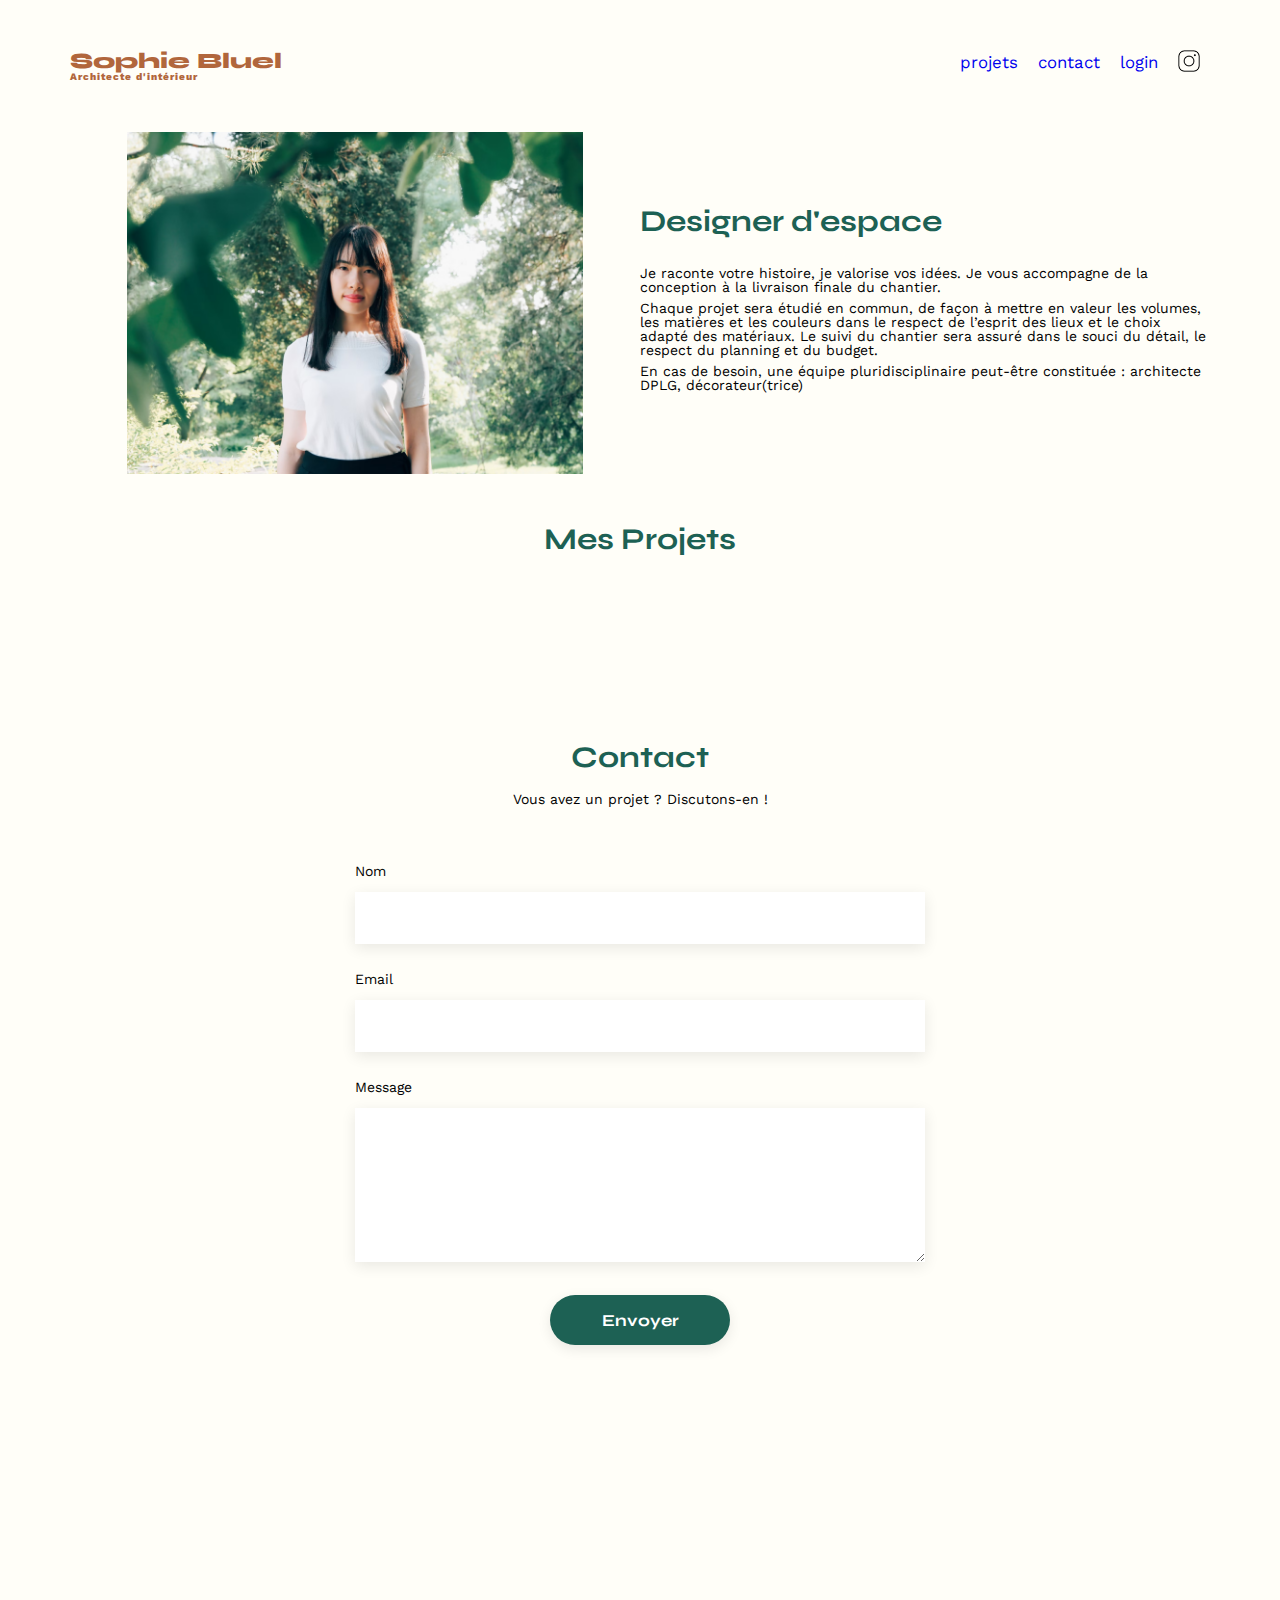
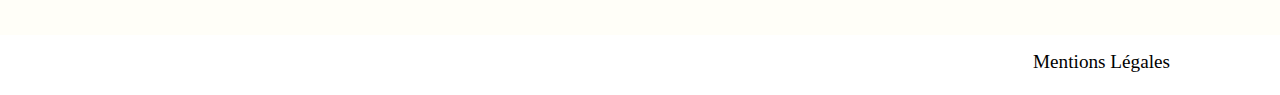
<file: FrontEnd/index.html>
<!DOCTYPE html>
<html lang="fr">
  <head>
    <meta charset="UTF-8" />
    <title>Sophie Bluel - Architecte d'intérieur</title>
    <meta name="viewport" content="width=device-width, initial-scale=1.0" />
    <link rel="preconnect" href="https://fonts.googleapis.com" />
    <link rel="preconnect" href="https://fonts.gstatic.com" crossorigin />
    <link
      href="https://fonts.googleapis.com/css2?family=Syne:wght@700;800&family=Work+Sans&display=swap"
      rel="stylesheet"
    />
    <link
      rel="stylesheet"
      href="https://cdnjs.cloudflare.com/ajax/libs/font-awesome/6.2.1/css/all.min.css"
      integrity="sha512-MV7K8+y+gLIBoVD59lQIYicR65iaqukzvf/nwasF0nqhPay5w/9lJmVM2hMDcnK1OnMGCdVK+iQrJ7lzPJQd1w=="
      crossorigin="anonymous"
      referrerpolicy="no-referrer"
    />
    <meta name="description" content="" />
    <link rel="stylesheet" href="./assets/style.css" />
  </head>
  <body>
    <header>
      <h1>Sophie Bluel <span>Architecte d'intérieur</span></h1>
      <nav>
        <ul>
          <li><a href="#portfolio">projets</a></li>
          <li><a href="#contact">contact</a></li>
          <li class="authButton"><a href="./login.html">login</a></li>
          <li><img src="./assets/icons/instagram.png" alt="Instagram" /></li>
        </ul>
      </nav>
    </header>
    <main>
      <section id="introduction">
        <figure>
          <img src="./assets/images/sophie-bluel.png" alt="" />
        </figure>
        <article>
          <h2>Designer d'espace</h2>
          <p>
            Je raconte votre histoire, je valorise vos idées. Je vous accompagne
            de la conception à la livraison finale du chantier.
          </p>
          <p>
            Chaque projet sera étudié en commun, de façon à mettre en valeur les
            volumes, les matières et les couleurs dans le respect de l’esprit
            des lieux et le choix adapté des matériaux. Le suivi du chantier
            sera assuré dans le souci du détail, le respect du planning et du
            budget.
          </p>
          <p>
            En cas de besoin, une équipe pluridisciplinaire peut-être constituée
            : architecte DPLG, décorateur(trice)
          </p>
        </article>
      </section>
      <section id="portfolio">
        <div class="projet_edit">
          <h2>Mes Projets</h2>
        </div>
        <div class="modal"></div>

        <div class="filter"></div>
        <div class="gallery"></div>
      </section>
      <section id="contact">
        <h2>Contact</h2>
        <p>Vous avez un projet ? Discutons-en !</p>
        <form action="#" method="post">
          <label for="name">Nom</label>
          <input type="text" name="name" id="name" />
          <label for="email">Email</label>
          <input type="email" name="email" id="email" />
          <label for="message">Message</label>
          <textarea name="message" id="message" cols="30" rows="10"></textarea>
          <input type="submit" value="Envoyer" />
        </form>
      </section>
    </main>

    <footer>
      <nav>
        <ul>
          <li>Mentions Légales</li>
        </ul>
      </nav>
    </footer>
  </body>

  <script src="./script.js"></script>
</html>
</file>
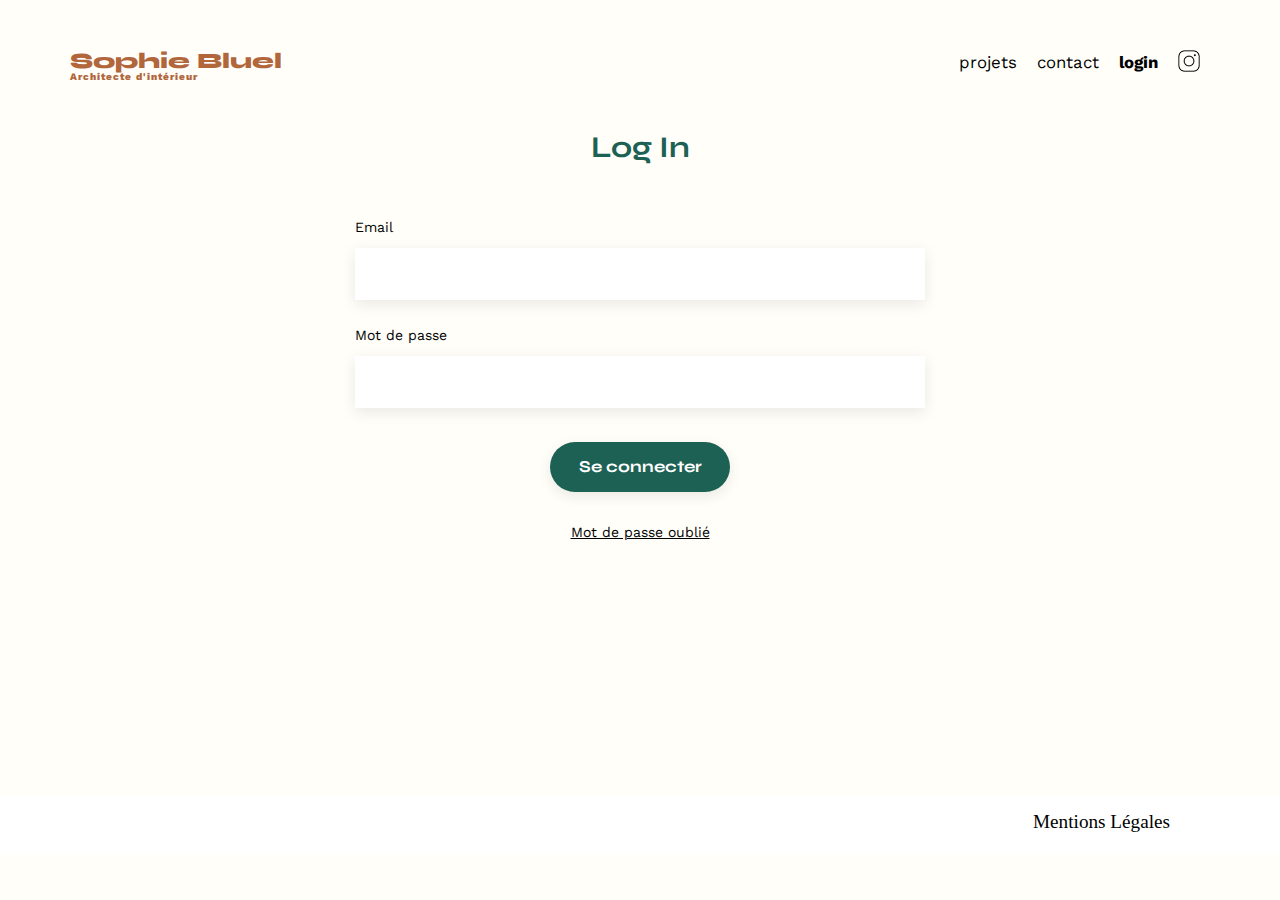
<file: FrontEnd/login.html>
<!DOCTYPE html>
<html lang="fr">
  <head>
    <meta charset="UTF-8" />
    <title>Sophie Bluel - Architecte d'intérieur Login</title>
    <meta name="viewport" content="width=device-width, initial-scale=1.0" />
    <link rel="preconnect" href="https://fonts.googleapis.com" />
    <link rel="preconnect" href="https://fonts.gstatic.com" crossorigin />
    <link
      href="https://fonts.googleapis.com/css2?family=Syne:wght@700;800&family=Work+Sans&display=swap"
      rel="stylesheet"
    />
    <meta name="description" content="" />
    <link rel="stylesheet" href="./assets/style.css" />
  </head>
  <body>
    <header>
      <h1>Sophie Bluel <span>Architecte d'intérieur</span></h1>
      <nav>
        <ul>
          <li>projets</li>
          <li>contact</li>
          <li class="authButtonActive">login</li>
          <li><img src="./assets/icons/instagram.png" alt="Instagram" /></li>
        </ul>
      </nav>
    </header>
    <main>
      <section id="login">
        <h2>Log In</h2>
        <form action="#" method="get">
          <label for="email">Email</label>
          <input type="email" name="email" id="email" />
          <label for="password">Mot de passe</label>
          <input type="password" name="password" id="password" />
          <div class="form-button">
            <input type="submit" id="submit" value="Se connecter" />
          </div>
        </form>
        <p><a href="#">Mot de passe oublié</a></p>
      </section>
    </main>
    <footer>
      <nav>
        <ul>
          <li>Mentions Légales</li>
        </ul>
      </nav>
    </footer>
  </body>
  <script src="./login.js"></script>
</html>
</file>
<file: FrontEnd/assets/style.css>
/* http://meyerweb.com/eric/tools/css/reset/
   v2.0 | 20110126
   License: none (public domain)
*/

html,
body,
div,
span,
applet,
object,
iframe,
h1,
h2,
h3,
h4,
h5,
h6,
p,
blockquote,
pre,
a,
abbr,
acronym,
address,
big,
cite,
code,
del,
dfn,
em,
img,
ins,
kbd,
q,
s,
samp,
small,
strike,
strong,
sub,
sup,
tt,
var,
b,
u,
i,
center,
dl,
dt,
dd,
ol,
ul,
li,
fieldset,
form,
label,
legend,
table,
caption,
tbody,
tfoot,
thead,
tr,
th,
td,
article,
aside,
canvas,
details,
embed,
figure,
figcaption,
footer,
header,
hgroup,
menu,
nav,
output,
ruby,
section,
summary,
time,
mark,
audio,
video {
	margin: 0;
	padding: 0;
	border: 0;
	font-size: 100%;
	font: inherit;
	vertical-align: baseline;
}

/* HTML5 display-role reset for older browsers */
article,
aside,
details,
figcaption,
figure,
footer,
header,
hgroup,
menu,
nav,
section {
	display: block;
}

body {
	line-height: 1;
	position: relative;
}

ol,
ul {
	list-style: none;
}

blockquote,
q {
	quotes: none;
}

blockquote:before,
blockquote:after,
q:before,
q:after {
	content: '';
	content: none;
}

table {
	border-collapse: collapse;
	border-spacing: 0;
}

/** end reset css**/
body {
	max-width: 1140px;
	margin: auto;
	font-family: 'Work Sans';
	font-size: 14px;
	background-color: #FFFEF8;
}

header {
	display: flex;
	justify-content: space-between;
	margin: 50px 0
}

section {
	margin: 50px 0
}

h1 {
	display: flex;
	flex-direction: column;
	font-family: 'Syne';
	font-size: 22px;
	font-weight: 800;
	color: #B1663C
}

h1>span {
	font-family: 'Work Sans';
	font-size: 10px;
	letter-spacing: 0.1em;
	;
}

h2 {
	font-family: 'Syne';
	font-weight: 700;
	font-size: 30px;
	color: #1D6154
}

nav ul {
	display: flex;
	align-items: center;
	list-style-type: none;

}

nav li {
	padding: 0 10px;
	font-size: 1.2em;
}

nav li a {
	text-decoration: none;

}

nav li a:visited {
	color: black;

}

nav li a:active {
	font-weight: bold;

}

.authButtonActive {
	font-weight: bold;
}

.authButton,
.trashButton {
	cursor: pointer;
}

nav li a:hover {
	color: #B1663C;
}

img[alt="Instagram"] {
	width: 22px;
}

#introduction {
	display: flex;
	align-items: center;
}

#introduction figure {
	flex: 1
}

#introduction img {
	display: block;
	margin: auto;
	width: 80%;
}

#introduction article {
	flex: 1
}

#introduction h2 {
	margin-bottom: 1em;
}

#introduction p {
	margin-bottom: 0.5em;
}

#portfolio h2 {
	text-align: center;

}

.gallery {
	width: 100%;
	display: grid;
	grid-template-columns: 1fr 1fr 1fr;
	grid-column-gap: 20px;
	grid-row-gap: 20px;
}

.gallery img {
	width: 100%;

}

#contact {
	width: 50%;
	margin: auto;
}

#contact>* {
	text-align: center;

}

#contact h2 {
	margin-bottom: 20px;
}

#contact form {
	text-align: left;
	margin-top: 30px;
	display: flex;
	flex-direction: column;
}

#contact input {
	height: 50px;
	font-size: 1.2em;
	border: none;
	box-shadow: 0px 4px 14px rgba(0, 0, 0, 0.09);
}

#contact label {
	margin: 2em 0 1em 0;
}

#contact textarea {
	border: none;
	box-shadow: 0px 4px 14px rgba(0, 0, 0, 0.09);
}

input[type="submit"] {
	font-family: 'Syne';
	font-weight: 700;
	color: white;
	background-color: #1D6154;
	margin: 2em auto;
	width: 180px;
	text-align: center;
	border-radius: 60px;
}



footer {
	width: 100%;
	height: 60px;
	background-color: white;
	margin-top: 20%;

}

footer nav ul {
	display: flex;
	justify-content: flex-end;
	padding: 1em 100px;
}

/*** filtres ***/
.filter {
	display: flex;
	justify-content: center;
	align-items: center;
	justify-content: space-between;
	gap: 10px;
	width: 585px;
	height: 38px;
	margin: 50px auto;

}

.filter_selected {
	font-family: 'Syne';
	font-weight: 700;
	color: white;
	background-color: #1D6154;
	margin: 2em auto;
	width: 180px;
	text-align: center;
	border-radius: 60px;
	border: none;
	width: 100%;
	height: 37px;
	padding: 10px;
	cursor: pointer;

}

.filter_not_selected {
	font-family: 'Syne';
	font-weight: 700;
	color: #1D6154;
	background-color: white;
	margin: 2em auto;
	width: 180px;
	text-align: center;
	border-radius: 60px;
	border: 1px solid #1D6154;
	width: 100%;
	height: 37px;
	padding: 10px;
	cursor: pointer
}

/***Page de Login***/
/*Formulaire*/

#login {
	width: 50%;
	margin: auto;
}

#login h2 {
	margin-bottom: 20px;
	text-align: center;
}

#login form {
	text-align: left;
	margin-top: 30px;
	display: flex;
	flex-direction: column;
}

#login input {
	height: 50px;
	font-size: 1.2em;
	border: none;
	box-shadow: 0px 4px 14px rgba(0, 0, 0, 0.09);
}

#login label {
	margin: 2em 0 1em 0;
}

#login p {
	text-align: center;
}

#login p a {
	color: black;
}

.form-button {
	display: flex;
}

/*** Fin Page de Login***/

.topBar {
	background-color: black;
	height: 60px;
	width: 100%;
}



.modeEdit {
	color: #FFFFFF;
	display: flex;
	align-items: center;
	justify-content: center;
	padding: 20px;
	gap: 10px;

}

.modeEdit p {
	color: white;
}

/**/
.button-modal {
	display: flex;
	align-items: center;
}

.projet_edit {
	display: flex;
	align-items: center;
	justify-content: center;
	gap: 10px;

}

.projet_edit_div {
	display: flex;
	align-items: center;
	justify-content: center;

}

.button_edit {
	background-color: white;
	border: none;
	cursor: pointer;
}

.button_edit i {
	color: black;
}


/*** Première Modal ***/
.line {
	border: 1px solid #B3B3B3;
	width: 420px;
}

.modal-title {
	font-family: Work Sans;
	font-size: 26px;
	font-weight: 400;
	line-height: 30.5px;
	text-align: center;
}

.modal-container {
	position: fixed;
	width: 100%;
	height: 100%;
	top: 0;
	left: 0;
	background-color: rgba(0, 0, 0, 0.5);
	display: flex;
	justify-content: center;
	align-items: center;

}

.modal-content {
	position: relative;
	width: 630px;
	min-height: 688px;
	border-radius: 10px;
	background-color: #FFFFFF;
	padding: 20px;
	box-sizing: border-box;
	display: flex;
	flex-direction: column;
	align-items: center;
}

.closeButton {
	position: absolute;
	top: 20px;
	right: 20px;
}

.galleryModalContainer {
	box-sizing: border-box;
	display: flex;
	align-items: center;
	justify-content: center;
	padding: 30px 80px;
}

.galleryModal {
	display: flex;
	flex-wrap: wrap;
	width: 100%;
	margin-bottom: 30px;
}

.buttonAdd1 {
	font-family: 'Syne';
	font-weight: 700;
	color: white;
	background-color: #1D6154;
	margin: 2em auto;
	width: 237px;
	padding: 10px;
	text-align: center;
	border-radius: 60px;
	border: none;
}


.trashImg {
	display: flex;
	width: calc(20% - 10px);
	position: relative;
	margin: 0 10px 20px 0;
	box-sizing: border-box;
}

.trashImg img {
	width: 100%;
}

.trash {
	background-color: black;
	width: 20px;
	height: 20px;
	display: flex;
	align-items: center;
	justify-content: center;
	position: absolute;
	top: 5px;
	right: 5px;
}

.trash .fa-solid {
	color: #FFFFFF;
}

/*** Seconde Modal ***/
.iconDirection {
	width: 100%;
	display: flex;
	justify-content: space-between;
}

.backgroundImg {
	width: 100%;
	background-color: #E8F1F6;
	width: 420px;
	height: 169px;
	display: flex;
	flex-direction: column;
	justify-content: center;
	align-items: center;
	margin-top: 30px;
}

.backgroundImg p {
	color: #444444;
	font-family: Work Sans;
	font-size: 10px;
	font-weight: 400;
	line-height: 11.73px;
	text-align: center;

}

.iconContainer {
	width: 76px;
	height: 76px;
	display: flex;
	justify-content: center;
	align-items: center;

}

.iconContainer .size {
	color: #B9C5CC;
	font-size: 70px;
}

#buttonAddImg {
	display: none;
}

.buttonAdd-label {
	width: 173px;
	height: 36px;
	border-radius: 50px;
	color: #306685;
	background-color: #B9C5CC;
	font-family: Work Sans;
	font-size: 14px;
	font-weight: 500;
	text-align: center;
	cursor: pointer;
	display: flex;
	justify-content: center;
	align-items: center;
}

.buttonAddImgContent {
	display: flex;
	flex-direction: column;
	align-items: center;
	justify-content: space-between;
	height: 100%;
	width: 100%;
	padding: 10px;
	box-sizing: border-box;
}

.buttonAddImgLabel {
	display: flex;
	justify-content: center;
	height: 100%;
	width: 100%;
}


.buttonValidate {
	font-family: 'Syne';
	font-weight: 700;
	color: white;
	background-color: #A7A7A7;
	margin: 2em auto;
	width: 237px;
	padding: 10px;
	text-align: center;
	border-radius: 60px;
	border: none;
}

.buttonValidate_ok {
	font-family: 'Syne';
	font-weight: 700;
	color: white;
	background-color: #1D6154;
	margin: 2em auto;
	width: 237px;
	padding: 10px;
	text-align: center;
	border-radius: 60px;
	border: none;
}

/*Prévisualisation de l'image du projet*/
.imgPrevious {
	position: absolute;
	object-fit: contain;
	width: 140px;
	height: 169px;
}

/*** Formulaire ajout projet ***/
.modal-content form {
	text-align: left;
	align-items: flex-start;
	margin: 30px;
	display: flex;
	flex-direction: column;
	gap: 15px;
	width: 70%;
}

#titleProjet {
	width: 100%;
	height: 50px;
	font-size: 1.2em;
	border: none;
	box-shadow: 0px 4px 14px rgba(0, 0, 0, 0.09);
}

#catergorieProjet {
	width: 100%;
	height: 50px;
	font-size: 1.2em;
	border: none;
	box-shadow: 0px 4px 14px rgba(0, 0, 0, 0.09);
	background-color: white;
	margin-bottom: 40px;
}
</file>
